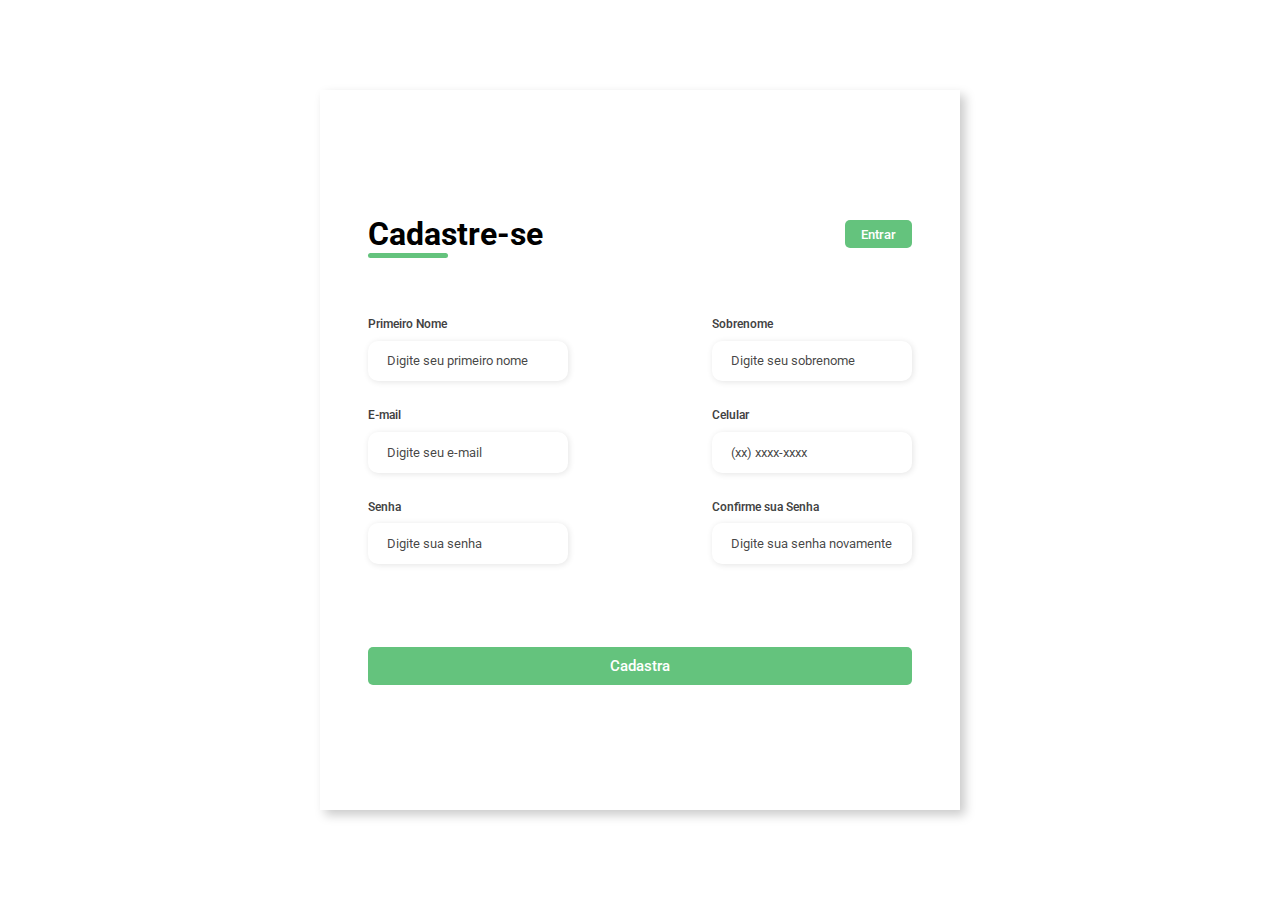
<file: cadastra-se.html>
<!DOCTYPE html>
<html lang="pt-br">
<head>
    <meta charset="UTF-8">
    <meta http-equiv="X-UA-Compatible" content="IE=edge">
    <meta name="viewport" content="width=device-width, initial-scale=1.0">
    <title>Cadastra-se</title>
    <link rel="stylesheet" href="https://cdn.jsdelivr.net/npm/bootstrap@4.6.2/dist/css/bootstrap.min.css" integrity="sha384-xOolHFLEh07PJGoPkLv1IbcEPTNtaed2xpHsD9ESMhqIYd0nLMwNLD69Npy4HI+N" crossorigin="anonymous">
    <link rel="stylesheet" href="/css/cadastra-se.css">
    <link rel="preconnect" href="https://fonts.googleapis.com">
    <link rel="preconnect" href="https://fonts.gstatic.com" crossorigin>
    <link href="https://fonts.googleapis.com/css2?family=Roboto:wght@100;500&family=Rubik+Pixels&display=swap" rel="stylesheet">
</head>
<body>
    <div class="container">
        <!--  -->
        <div class="form-image">
            <img src="pics/cadastro-1.png" alt="">
        </div>
        <div class="form">
            <form action="#">
                <div class="form-header">
                    <div class="title">
                        <h1>Cadastre-se</h1>
                    </div>
                    <div class="login-button">
                        <button><a href="entrar.html">Entrar</a></button>
                    </div>
                </div>

                <div class="input-group">
                    <div class="input-box">
                        <label for="firstname">Primeiro Nome</label>
                        <input id="firstname" type="text" name="firstname" placeholder="Digite seu primeiro nome" required>
                    </div>

                    <div class="input-box">
                        <label for="lastname">Sobrenome</label>
                        <input id="lastname" type="text" name="lastname" placeholder="Digite seu sobrenome" required>
                    </div>
                    <div class="input-box">
                        <label for="email">E-mail</label>
                        <input id="email" type="email" name="email" placeholder="Digite seu e-mail" required>
                    </div>

                    <div class="input-box">
                        <label for="number">Celular</label>
                        <input id="number" type="tel" name="number" placeholder="(xx) xxxx-xxxx" required>
                    </div>

                    <div class="input-box">
                        <label for="password">Senha</label>
                        <input id="password" type="password" name="password" placeholder="Digite sua senha" required>
                    </div>


                    <div class="input-box">
                        <label for="confirmPassword">Confirme sua Senha</label>
                        <input id="confirmPassword" type="password" name="confirmPassword" placeholder="Digite sua senha novamente" required>
                    </div>

                </div>

                <div class="gender-inputs">
                

                <div class="continue-button">
                    <button><a href="index.html">Cadastra</a> </button>
                </div>
            </form>
        </div>
    </div>

    <script src="https://cdn.jsdelivr.net/npm/jquery@3.5.1/dist/jquery.slim.min.js" integrity="sha384-DfXdz2htPH0lsSSs5nCTpuj/zy4C+OGpamoFVy38MVBnE+IbbVYUew+OrCXaRkfj" crossorigin="anonymous"></script>
    <script src="https://cdn.jsdelivr.net/npm/bootstrap@4.6.2/dist/js/bootstrap.bundle.min.js" integrity="sha384-Fy6S3B9q64WdZWQUiU+q4/2Lc9npb8tCaSX9FK7E8HnRr0Jz8D6OP9dO5Vg3Q9ct" crossorigin="anonymous"></script>
</body>
</html>
</file>
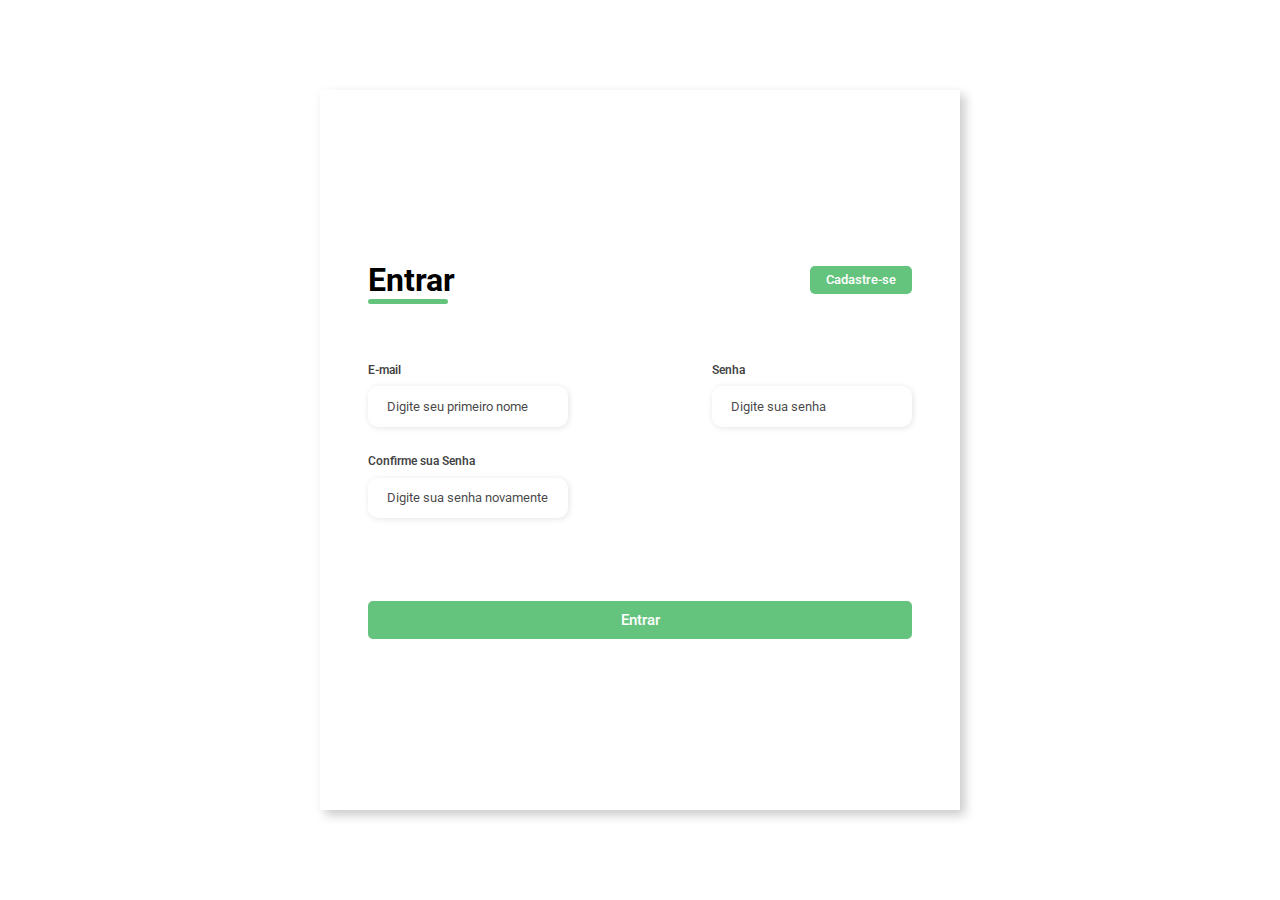
<file: entrar.html>
<!DOCTYPE html>
<html lang="pt-br">
<head>
    <meta charset="UTF-8">
    <meta http-equiv="X-UA-Compatible" content="IE=edge">
    <meta name="viewport" content="width=device-width, initial-scale=1.0">
    <title>Entrar</title>
    <link rel="stylesheet" href="https://cdn.jsdelivr.net/npm/bootstrap@4.6.2/dist/css/bootstrap.min.css" integrity="sha384-xOolHFLEh07PJGoPkLv1IbcEPTNtaed2xpHsD9ESMhqIYd0nLMwNLD69Npy4HI+N" crossorigin="anonymous">
    <link rel="stylesheet" href="css/entrar.css">
    <link rel="preconnect" href="https://fonts.googleapis.com">
    <link rel="preconnect" href="https://fonts.gstatic.com" crossorigin>
    <link href="https://fonts.googleapis.com/css2?family=Roboto:wght@100;400;500&family=Rubik+Pixels&display=swap" rel="stylesheet">
</head>
<body>
        <div class="container">
            <div class="form-image">
                <img src="pics/entrar-1.png" alt="">
            </div>
            <div class="form">
                <form action="#">
                    <div class="form-header">
                        <div class="title">
                            <h1>Entrar</h1>
                        </div>
                        <div class="login-button">
                            <button><a href="cadastra-se.html">Cadastre-se</a></button>
                        </div>
                    </div>
    
                    <div class="input-group">
                        <div class="input-box">
                            <label for="firstname">E-mail</label>
                            <input id="firstname" type="text" name="firstname" placeholder="Digite seu primeiro nome" required>
                        </div>
    
                        <div class="input-box">
                            <label for="password">Senha</label>
                            <input id="password" type="password" name="password" placeholder="Digite sua senha" required>
                        </div>
    
    
                        <div class="input-box">
                            <label for="confirmPassword">Confirme sua Senha</label>
                            <input id="confirmPassword" type="password" name="confirmPassword" placeholder="Digite sua senha novamente" required>
                        </div>
    
                    </div>
    
                    <div class="gender-inputs">
                    
    
                    <div class="continue-button">
                        <button><a href="index.html">Entrar</a> </button>
                    </div>
                </form>
            </div>
        </div>
    <script src="https://cdn.jsdelivr.net/npm/jquery@3.5.1/dist/jquery.slim.min.js" integrity="sha384-DfXdz2htPH0lsSSs5nCTpuj/zy4C+OGpamoFVy38MVBnE+IbbVYUew+OrCXaRkfj" crossorigin="anonymous"></script>
    <script src="https://cdn.jsdelivr.net/npm/bootstrap@4.6.2/dist/js/bootstrap.bundle.min.js" integrity="sha384-Fy6S3B9q64WdZWQUiU+q4/2Lc9npb8tCaSX9FK7E8HnRr0Jz8D6OP9dO5Vg3Q9ct" crossorigin="anonymous"></script>
</body>
</html>
</file>
<file: css/cadastra-se.css>
* {
    padding: 0;
    margin: 0;
    box-sizing: border-box;
    font-family: 'Roboto', sans-serif;
}

body {
    width: 100%;
    height: 100vh;
    display: flex;
    justify-content: center;
    align-items: center;
    background: #ffffff;
}

.container {
    width: 80%;
    height: 80vh;
    display: flex;
    box-shadow: 5px 5px 10px rgba(0, 0, 0, 0.212);
}

.form-image {
    width: 50%;
    display: flex;
    justify-content: center;
    align-items: center;
    background-color: #64C37D;
    padding: 1rem;
}

.form-image img {
    width: 31rem;
}

.form {
    width: 50%;
    display: flex;
    flex-direction: column;
    justify-content: center;
    align-items: center;
    background-color: #fff;
    padding: 3rem;
}

.form-header {
    margin-bottom: 3rem;
    display: flex;
    justify-content: space-between;
}

.login-button {
    display: flex;
    align-items: center;
}

.login-button button {
    border: none;
    background-color: #64C37D;
    padding: 0.4rem 1rem;
    border-radius: 5px;
    cursor: pointer;
}

.login-button button:hover {
    background-color: #64C37D;
}

.login-button button a {
    text-decoration: none;
    font-weight: 500;
    color: #fff;
}

.form-header h1::after {
    content: '';
    display: block;
    width: 5rem;
    height: 0.3rem;
    background-color: #64C37D;
    margin: 0 auto;
    position: absolute;
    border-radius: 10px;
}

.input-group {
    display: flex;
    flex-wrap: wrap;
    justify-content: space-between;
    padding: 1rem 0;
}

.input-box {
    display: flex;
    flex-direction: column;
    margin-bottom: 1.1rem;
}

.input-box input {
    margin: 0.6rem 0;
    padding: 0.8rem 1.2rem;
    border: none;
    border-radius: 10px;
    box-shadow: 1px 1px 6px #0000001c;
    font-size: 0.8rem;
}

.input-box input:hover {
    background-color: #eeeeee75;
}

.input-box input:focus-visible {
    outline: 1px solid #64C37D;
}

.input-box label,
.gender-title h6 {
    font-size: 0.75rem;
    font-weight: 600;
    color: #000000c0;
}

.input-box input::placeholder {
    color: #000000be;
}

.gender-group {
    display: flex;
    justify-content: space-between;
    margin-top: 0.62rem;
    padding: 0 .5rem;
}

.gender-input {
    display: flex;
    align-items: center;
}

.gender-input input {
    margin-right: 0.35rem;
}

.gender-input label {
    font-size: 0.81rem;
    font-weight: 600;
    color: #000000c0;
}

.continue-button button {
    width: 100%;
    margin-top: 2.5rem;
    border: none;
    background-color: #64C37D;
    padding: 0.62rem;
    border-radius: 5px;
    cursor: pointer;
}

.continue-button button:hover {
    background-color: #64C37D;
}

.continue-button button a {
    text-decoration: none;
    font-size: 0.93rem;
    font-weight: 500;
    color: #fff;
}

@media screen and (max-width: 1330px) {
    .form-image {
        display: none;
    }
    .container {
        width: 50%;
    }
    .form {
        width: 100%;
    }
}

@media screen and (max-width: 1064px) {
    .container {
        width: 90%;
        height: auto;
    }
    .input-group {
        flex-direction: column;
        z-index: 5;
        padding-right: 5rem;
        max-height: 10rem;
        overflow-y: scroll;
        flex-wrap: nowrap;
    }
    .gender-inputs {
        margin-top: 2rem;
    }
    .gender-group {
        flex-direction: column;
    }
    .gender-title h6 {
        margin: 0;
    }
    .gender-input {
        margin-top: 0.5rem;
    }
}
</file>
<file: css/entrar.css>
* {
    padding: 0;
    margin: 0;
    box-sizing: border-box;
    font-family: 'Roboto', sans-serif;
}

body {
    width: 100%;
    height: 100vh;
    display: flex;
    justify-content: center;
    align-items: center;
    background: #ffffff;
}

.container {
    width: 80%;
    height: 80vh;
    display: flex;
    box-shadow: 5px 5px 10px rgba(0, 0, 0, 0.212);
}

.form-image {
    width: 50%;
    display: flex;
    justify-content: center;
    align-items: center;
    background-color: #64C37D;
    padding: 1rem;
}

.form-image img {
    width: 31rem;
}

.form {
    width: 50%;
    display: flex;
    flex-direction: column;
    justify-content: center;
    align-items: center;
    background-color: #fff;
    padding: 3rem;
}

.form-header {
    margin-bottom: 3rem;
    display: flex;
    justify-content: space-between;
}

.login-button {
    display: flex;
    align-items: center;
}

.login-button button {
    border: none;
    background-color: #64C37D;
    padding: 0.4rem 1rem;
    border-radius: 5px;
    cursor: pointer;
}

.login-button button:hover {
    background-color: #64C37D;
}

.login-button button a {
    text-decoration: none;
    font-weight: 500;
    color: #fff;
}

.form-header h1::after {
    content: '';
    display: block;
    width: 5rem;
    height: 0.3rem;
    background-color: #64C37D;
    margin: 0 auto;
    position: absolute;
    border-radius: 10px;
}

.input-group {
    display: flex;
    flex-wrap: wrap;
    justify-content: space-between;
    padding: 1rem 0;
}

.input-box {
    display: flex;
    flex-direction: column;
    margin-bottom: 1.1rem;
}

.input-box input {
    margin: 0.6rem 0;
    padding: 0.8rem 1.2rem;
    border: none;
    border-radius: 10px;
    box-shadow: 1px 1px 6px #0000001c;
    font-size: 0.8rem;
}

.input-box input:hover {
    background-color: #eeeeee75;
}

.input-box input:focus-visible {
    outline: 1px solid #64C37D;
}

.input-box label,
.gender-title h6 {
    font-size: 0.75rem;
    font-weight: 600;
    color: #000000c0;
}

.input-box input::placeholder {
    color: #000000be;
}

.gender-group {
    display: flex;
    justify-content: space-between;
    margin-top: 0.62rem;
    padding: 0 .5rem;
}

.gender-input {
    display: flex;
    align-items: center;
}

.gender-input input {
    margin-right: 0.35rem;
}

.gender-input label {
    font-size: 0.81rem;
    font-weight: 600;
    color: #000000c0;
}

.continue-button button {
    width: 100%;
    margin-top: 2.5rem;
    border: none;
    background-color: #64C37D;
    padding: 0.62rem;
    border-radius: 5px;
    cursor: pointer;
}

.continue-button button:hover {
    background-color: #64C37D;
}

.continue-button button a {
    text-decoration: none;
    font-size: 0.93rem;
    font-weight: 500;
    color: #fff;
}

@media screen and (max-width: 1330px) {
    .form-image {
        display: none;
    }
    .container {
        width: 50%;
    }
    .form {
        width: 100%;
    }
}

@media screen and (max-width: 1064px) {
    .container {
        width: 90%;
        height: auto;
    }
    .input-group {
        flex-direction: column;
        z-index: 5;
        padding-right: 5rem;
        max-height: 10rem;
        overflow-y: scroll;
        flex-wrap: nowrap;
    }
    .gender-inputs {
        margin-top: 2rem;
    }
    .gender-group {
        flex-direction: column;
    }
    .gender-title h6 {
        margin: 0;
    }
    .gender-input {
        margin-top: 0.5rem;
    }
}
</file>
